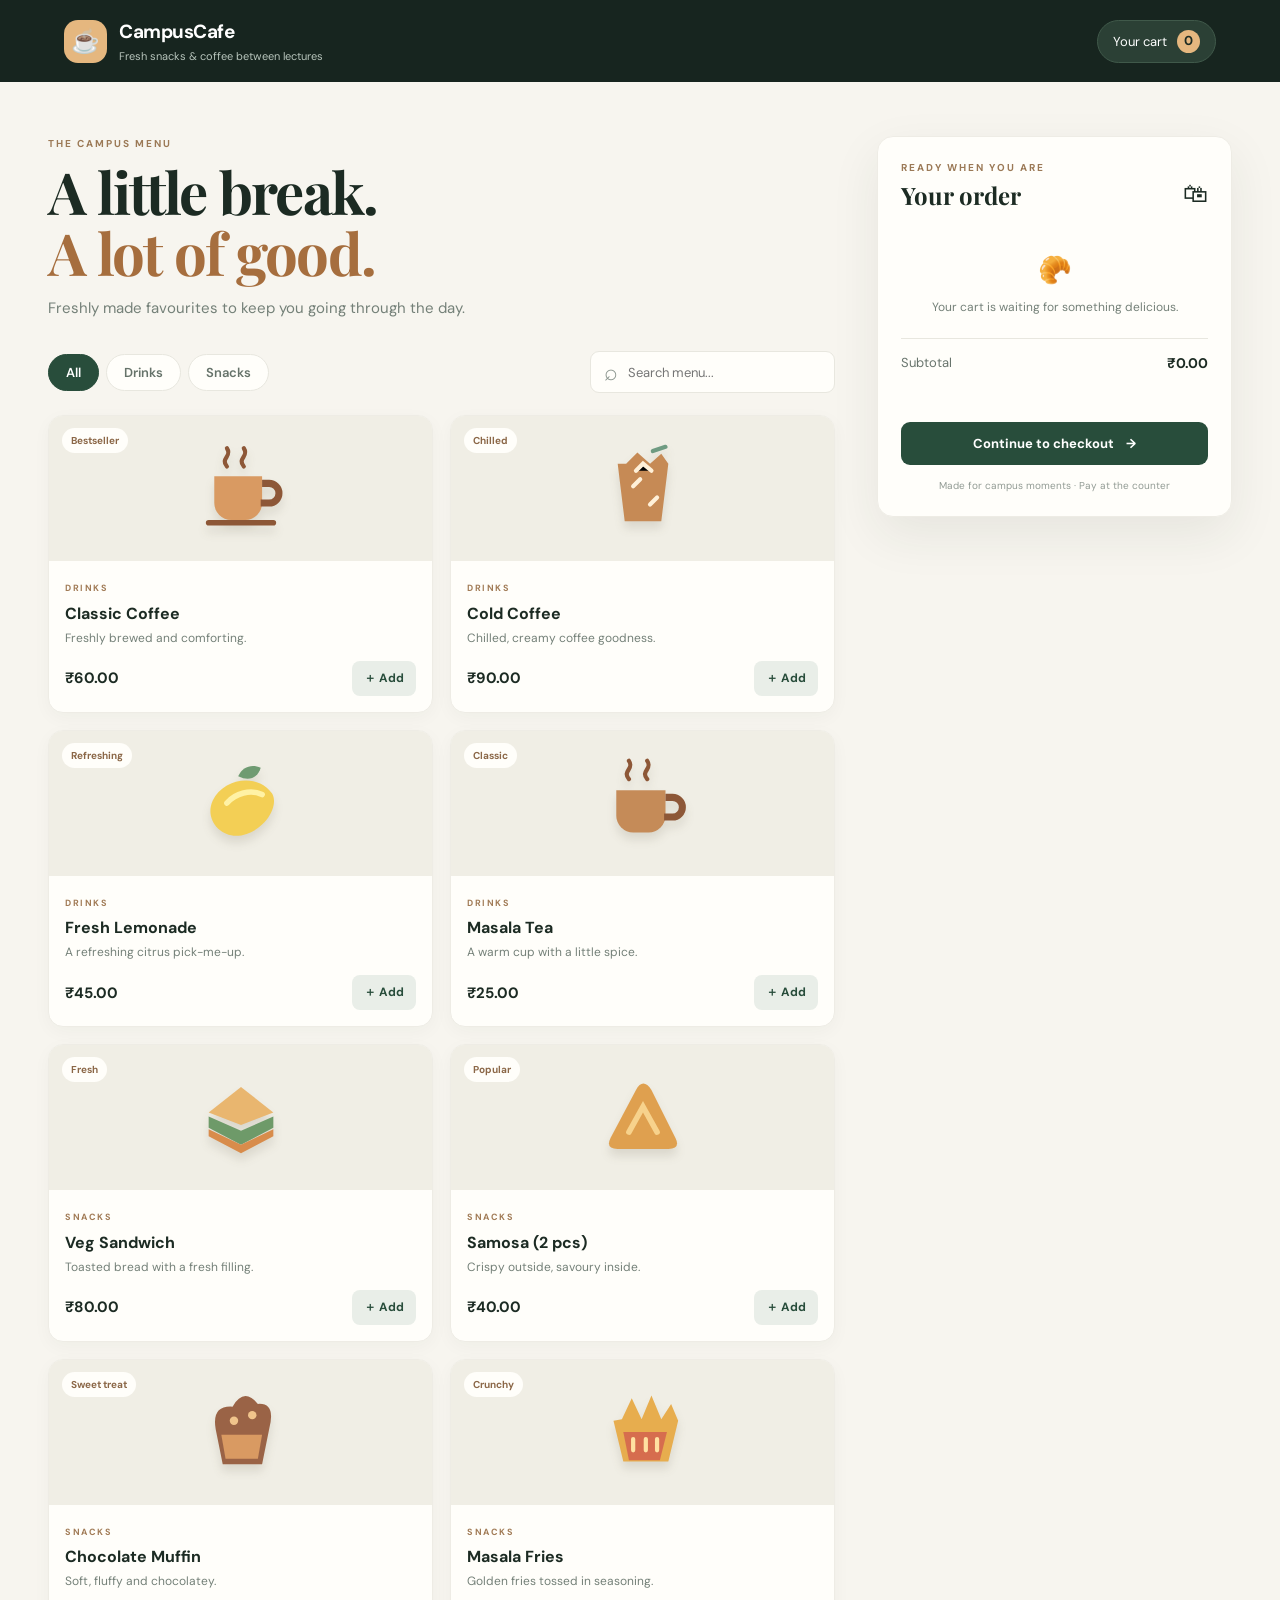
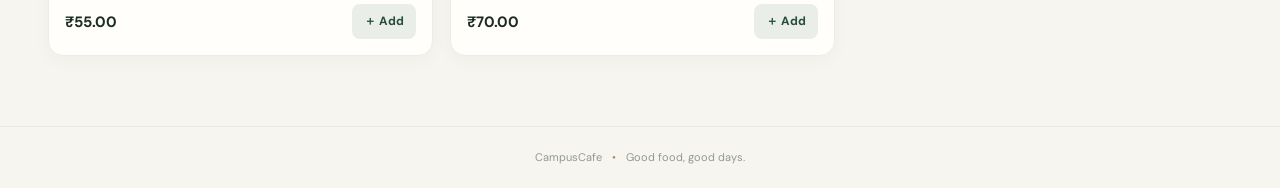
<file: 261FB04032/CampusCafe/index.html>
<!DOCTYPE html>
<html lang="en">
<head>
  <meta charset="UTF-8">
  <meta name="viewport" content="width=device-width, initial-scale=1.0">
  <meta name="theme-color" content="#17251f">
  <title>CampusCafe — Student Order Portal</title>
  <link rel="stylesheet" href="css/main.css">
  <script src="scripts/menuData.js" defer></script>
  <script src="scripts/app.js" defer></script>
</head>
<body>
  <header class="topbar">
    <a class="brand" href="index.html" aria-label="CampusCafe home">
      <span class="brand-mark" aria-hidden="true">☕</span>
      <span><strong>CampusCafe</strong><small>Fresh snacks &amp; coffee between lectures</small></span>
    </a>
    <div class="cart-pill" aria-live="polite">Your cart <span id="cart-count">0</span></div>
  </header>

  <main class="container">
    <section class="menu-section">
      <div class="intro">
        <p class="eyebrow">THE CAMPUS MENU</p>
        <h1>A little break.<br><span>A lot of good.</span></h1>
        <p>Freshly made favourites to keep you going through the day.</p>
      </div>
      <div class="controls">
        <div class="filter-group" role="group" aria-label="Filter menu">
          <button class="filter-btn active" type="button" data-category="all" aria-pressed="true">All</button>
          <button class="filter-btn" type="button" data-category="drinks" aria-pressed="false">Drinks</button>
          <button class="filter-btn" type="button" data-category="snacks" aria-pressed="false">Snacks</button>
        </div>
        <label class="search-wrap"><span class="sr-only">Search menu</span>
          <span aria-hidden="true">⌕</span><input type="search" id="search-input" placeholder="Search menu..." autocomplete="off">
        </label>
      </div>
      <div id="menu-grid" class="menu-grid" aria-live="polite"></div>
    </section>

    <aside class="cart-panel">
      <div class="cart-heading"><div><p class="eyebrow">READY WHEN YOU ARE</p><h2>Your order</h2></div><span class="cart-icon" aria-hidden="true">🛍</span></div>
      <ul id="cart-list" class="cart-list"></ul>
      <div id="cart-empty" class="cart-empty"><span>🥐</span><p>Your cart is waiting for something delicious.</p></div>
      <div class="summary-row"><span>Subtotal</span><strong id="cart-subtotal">₹0.00</strong></div>
      <p id="cart-msg" class="message error" role="alert"></p>
      <a id="checkout-btn" class="btn btn-primary checkout-link" href="pages/checkout.html">Continue to checkout <span aria-hidden="true">→</span></a>
      <p class="secure-note">Made for campus moments · Pay at the counter</p>
    </aside>
  </main>
  <footer class="footer">CampusCafe <span>•</span> Good food, good days.</footer>
</body>
</html>
</file>
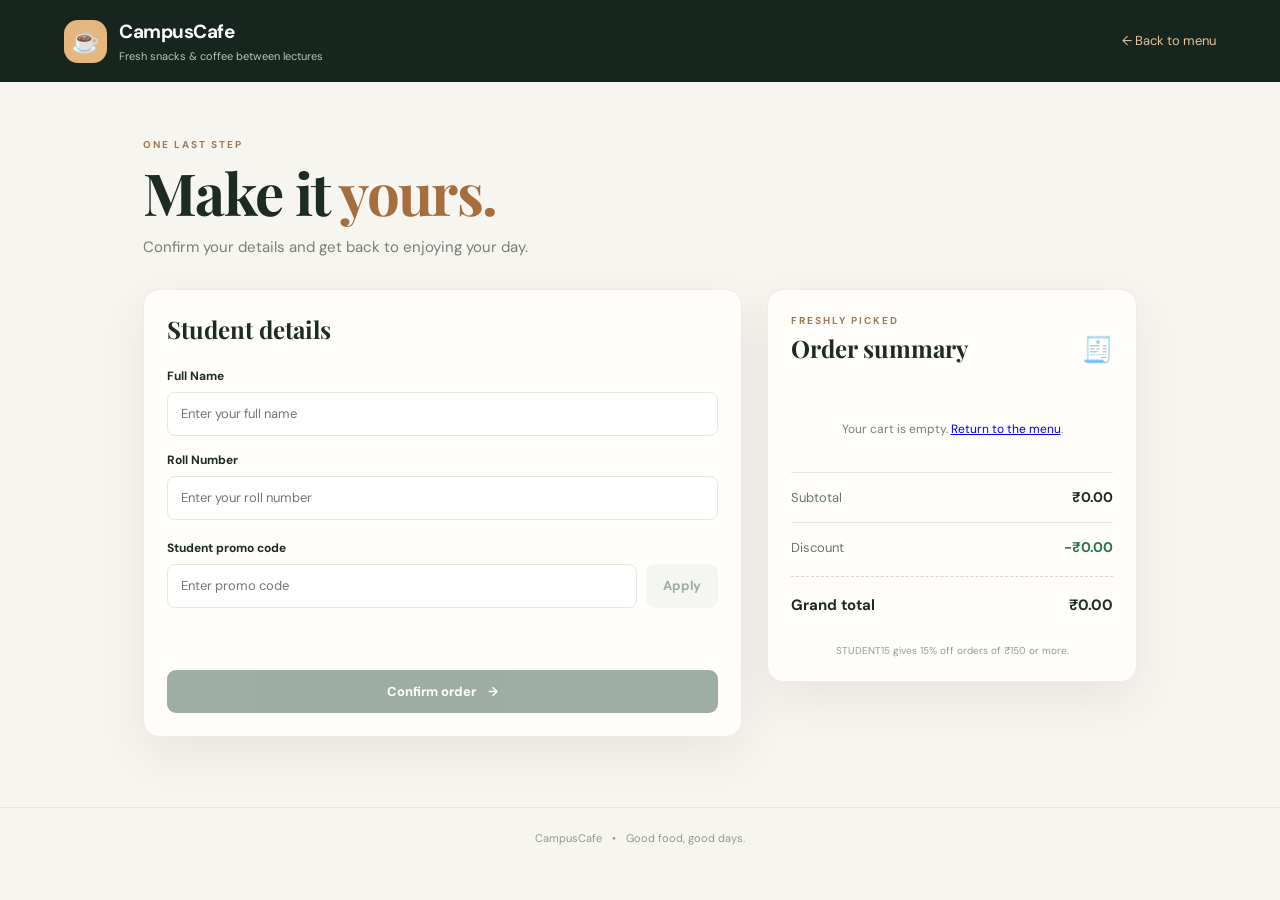
<file: 261FB04032/CampusCafe/pages/checkout.html>
<!DOCTYPE html>
<html lang="en">
<head>
  <meta charset="UTF-8">
  <meta name="viewport" content="width=device-width, initial-scale=1.0">
  <meta name="theme-color" content="#17251f">
  <title>Checkout — CampusCafe</title>
  <link rel="stylesheet" href="../css/main.css">
  <script src="../scripts/menuData.js" defer></script>
  <script src="../scripts/checkout.js" defer></script>
</head>
<body>
  <header class="topbar">
    <a class="brand" href="../index.html"><span class="brand-mark" aria-hidden="true">☕</span><span><strong>CampusCafe</strong><small>Fresh snacks &amp; coffee between lectures</small></span></a>
    <a class="back-link" href="../index.html">← Back to menu</a>
  </header>
  <main class="checkout-container">
    <section class="checkout-intro"><p class="eyebrow">ONE LAST STEP</p><h1>Make it <span>yours.</span></h1><p>Confirm your details and get back to enjoying your day.</p></section>
    <div class="checkout-layout">
      <section class="checkout-card">
        <h2>Student details</h2>
        <form id="order-form" novalidate>
          <label for="full-name">Full Name</label>
          <input id="full-name" name="fullName" type="text" placeholder="Enter your full name" autocomplete="name" required>
          <label for="roll-number">Roll Number</label>
          <input id="roll-number" name="rollNumber" type="text" placeholder="Enter your roll number" required>
          <div class="promo-block">
            <label for="promo-code">Student promo code</label>
            <div class="promo-entry"><input id="promo-code" type="text" placeholder="Enter promo code" autocomplete="off"><button id="apply-promo" class="btn btn-secondary" type="button">Apply</button></div>
            <p id="promo-message" class="message" role="status"></p>
          </div>
          <p id="form-message" class="message error" role="alert"></p>
          <button class="btn btn-primary confirm-btn" type="submit">Confirm order <span aria-hidden="true">→</span></button>
        </form>
        <div id="confirmation" class="confirmation" role="status" hidden></div>
      </section>
      <aside class="checkout-card order-card">
        <div class="cart-heading"><div><p class="eyebrow">FRESHLY PICKED</p><h2>Order summary</h2></div><span class="cart-icon" aria-hidden="true">🧾</span></div>
        <ul id="checkout-list" class="checkout-list"></ul>
        <p id="checkout-empty" class="cart-empty" hidden>Your cart is empty. <a href="../index.html">Return to the menu</a>.</p>
        <div class="summary-row"><span>Subtotal</span><strong id="checkout-subtotal">₹0.00</strong></div>
        <div class="summary-row discount-row"><span>Discount</span><strong id="discount-amount">−₹0.00</strong></div>
        <div class="summary-row grand-total"><span>Grand total</span><strong id="grand-total">₹0.00</strong></div>
        <p class="secure-note">STUDENT15 gives 15% off orders of ₹150 or more.</p>
      </aside>
    </div>
  </main>
  <footer class="footer">CampusCafe <span>•</span> Good food, good days.</footer>
</body>
</html>
</file>
<file: 261FB04032/CampusCafe/css/main.css>
@import url('https://fonts.googleapis.com/css2?family=DM+Sans:wght@400;500;600;700&family=Playfair+Display:wght@600;700&display=swap');
:root{--ink:#1c2b23;--muted:#748078;--green:#284d3b;--green-dark:#1d392b;--cream:#f7f5ef;--paper:#fffefa;--line:#e8e7df;--orange:#d88c4b;--red:#b7473d;--shadow:0 18px 50px rgba(32,48,38,.08)}
*{box-sizing:border-box}body{margin:0;background:var(--cream);color:var(--ink);font-family:'DM Sans',sans-serif;font-size:15px;line-height:1.5}.topbar{height:82px;padding:0 max(5vw,24px);display:flex;align-items:center;justify-content:space-between;background:#17251f;color:#fff}.brand{display:flex;gap:12px;align-items:center;color:inherit;text-decoration:none}.brand-mark{display:grid;place-items:center;width:43px;height:43px;border-radius:14px;background:#e5b77f;color:#25392c;font-size:23px}.brand strong{display:block;font-size:19px;letter-spacing:-.5px}.brand small{display:block;color:#b8c5bc;font-size:11px;margin-top:1px}.cart-pill{background:#2b4035;border:1px solid #40594a;padding:9px 15px;border-radius:30px;font-size:13px}.cart-pill span{display:inline-grid;place-items:center;min-width:23px;height:23px;margin-left:7px;border-radius:50%;background:#e5b77f;color:#1c2b23;font-weight:700}.container{max-width:1240px;margin:54px auto 70px;padding:0 28px;display:grid;grid-template-columns:minmax(0,1fr) 355px;gap:42px;align-items:start}.intro{margin-bottom:32px}.eyebrow{font-size:10px;font-weight:700;letter-spacing:2px;color:#9b7956;margin:0 0 10px}.intro h1,.checkout-intro h1{font:700 clamp(38px,5vw,58px)/1.06 'Playfair Display',serif;letter-spacing:-1.7px;margin:0 0 13px}.intro h1 span,.checkout-intro h1 span{color:#a66e3e}.intro>p:last-child,.checkout-intro>p:last-child{color:var(--muted);margin:0}.controls{display:flex;justify-content:space-between;align-items:center;gap:15px;margin-bottom:22px}.filter-group{display:flex;gap:7px}.filter-btn{border:1px solid var(--line);background:var(--paper);padding:9px 17px;border-radius:25px;color:#66736a;font:600 13px 'DM Sans',sans-serif;cursor:pointer;transition:.2s}.filter-btn.active,.filter-btn:hover{background:var(--green);border-color:var(--green);color:#fff}.search-wrap{height:42px;width:min(245px,45%);display:flex;align-items:center;gap:8px;padding:0 13px;background:var(--paper);border:1px solid var(--line);border-radius:9px;color:#8b958e}.search-wrap>span{font-size:23px;line-height:1}.search-wrap input{width:100%;border:0;outline:0;background:transparent;font:13px 'DM Sans',sans-serif;color:var(--ink)}.menu-grid{display:grid;grid-template-columns:repeat(2,minmax(0,1fr));gap:17px}.menu-card{overflow:hidden;background:var(--paper);border:1px solid #eeece5;border-radius:15px;box-shadow:0 5px 18px rgba(32,48,38,.035);transition:transform .2s,box-shadow .2s}.menu-card:hover{transform:translateY(-3px);box-shadow:var(--shadow)}.product-art{height:145px;position:relative;display:grid;place-items:center;background:#f0eee5}.product-art svg{width:90px;height:90px;filter:drop-shadow(0 7px 5px rgba(69,55,35,.12))}.tag{position:absolute;left:13px;top:12px;background:#fffefa;color:#8b6747;padding:5px 9px;border-radius:20px;font-size:10px;font-weight:700}.product-info{padding:14px 16px 16px}.category-label{font-size:9px;text-transform:uppercase;letter-spacing:1.5px;color:#a17b56;font-weight:700}.product-info h3{font-size:16px;margin:4px 0 3px}.product-info p{font-size:12px;color:var(--muted);margin:0;min-height:18px}.product-bottom{display:flex;align-items:center;justify-content:space-between;margin-top:14px}.product-bottom strong{font-size:15px}.add-btn{border:0;border-radius:8px;background:#e9eee8;color:var(--green);font:700 12px 'DM Sans',sans-serif;padding:9px 12px;cursor:pointer}.add-btn:hover{background:var(--green);color:#fff}.cart-panel,.checkout-card{background:var(--paper);border:1px solid #eeece5;border-radius:16px;padding:23px;box-shadow:var(--shadow)}.cart-panel{position:sticky;top:22px}.cart-heading{display:flex;justify-content:space-between;align-items:center}.cart-heading h2,.checkout-card h2{font:700 24px 'Playfair Display',serif;margin:0 0 17px}.cart-heading .eyebrow{margin-bottom:4px}.cart-icon{font-size:25px}.cart-list,.checkout-list{list-style:none;margin:0;padding:0}.cart-item{display:grid;grid-template-columns:minmax(0,1fr) auto;gap:8px;padding:13px 0;border-bottom:1px solid var(--line)}.cart-item-copy strong{display:block;font-size:13px}.cart-item-copy small,.checkout-line small{display:block;color:var(--muted);font-size:11px;margin-top:3px}.quantity-control{display:flex;align-items:center;gap:9px;grid-column:2;grid-row:1}.quantity-control button{width:24px;height:24px;border:1px solid var(--line);border-radius:7px;background:#fff;color:var(--green);font-size:16px;cursor:pointer}.quantity-control span{font-size:12px;font-weight:700;min-width:10px;text-align:center}.line-total{grid-column:1;grid-row:2;font-size:12px}.cart-empty{padding:22px 5px;text-align:center;color:var(--muted);font-size:12px}.cart-empty span{font-size:27px}.cart-empty p{margin:7px 0 0}.summary-row{display:flex;align-items:center;justify-content:space-between;padding:14px 0;border-top:1px solid var(--line);font-size:13px;color:#68746c}.summary-row strong{color:var(--ink);font-size:14px}.summary-total{margin-top:8px}.message{min-height:18px;margin:8px 0;font-size:12px}.error{color:var(--red)}.success{color:#28734a}.btn{display:flex;justify-content:center;align-items:center;gap:12px;width:100%;padding:13px 17px;border:0;border-radius:9px;text-decoration:none;font:700 13px 'DM Sans',sans-serif;cursor:pointer;transition:.2s}.btn-primary{background:var(--green);color:#fff}.btn-primary:hover{background:var(--green-dark)}.btn:disabled{opacity:.45;cursor:not-allowed}.secure-note{text-align:center;color:#929b94;font-size:10px;margin:13px 0 0}.footer{text-align:center;color:#909990;font-size:11px;padding:22px;border-top:1px solid #e9e7df}.footer span{padding:0 7px;color:#b58a5d}.no-results{grid-column:1/-1;padding:40px;text-align:center;color:var(--muted)}.sr-only{position:absolute;width:1px;height:1px;padding:0;margin:-1px;overflow:hidden;clip:rect(0,0,0,0);white-space:nowrap;border:0}.checkout-container{max-width:1050px;margin:55px auto 70px;padding:0 28px}.checkout-intro{margin-bottom:30px}.checkout-layout{display:grid;grid-template-columns:minmax(0,1fr) 370px;gap:25px;align-items:start}.checkout-card h2{margin-bottom:22px}.checkout-card label{display:block;font-size:12px;font-weight:700;margin:15px 0 7px}.checkout-card input{width:100%;height:44px;padding:0 13px;border:1px solid var(--line);border-radius:8px;background:#fff;font:13px 'DM Sans',sans-serif;outline:none}.checkout-card input:focus{border-color:#73917d;box-shadow:0 0 0 3px #e9f0e9}.promo-block{margin-top:19px}.promo-entry{display:flex;gap:9px}.promo-entry input{flex:1;min-width:0}.btn-secondary{width:auto;background:#e9eee8;color:var(--green);white-space:nowrap}.btn-secondary:hover{background:#dce7dc}.confirm-btn{margin-top:10px}.checkout-line{display:flex;justify-content:space-between;gap:12px;padding:12px 0;border-bottom:1px solid var(--line);font-size:12px}.checkout-line>strong{white-space:nowrap}.discount-row strong{color:#28734a}.grand-total{border-top:1px dashed #d8d8ce;margin-top:4px;padding-top:17px}.grand-total span,.grand-total strong{font-size:15px;font-weight:700;color:var(--ink)}.back-link{color:#e5c49e;text-decoration:none;font-size:13px}.back-link:hover{color:#fff}.confirmation{text-align:center;padding:18px 5px}.confirmation-icon{display:grid;place-items:center;width:55px;height:55px;margin:0 auto 15px;border-radius:50%;background:#e5f0e6;color:#28734a;font-size:27px}.confirmation h2{margin-bottom:8px}.confirmation p{color:var(--muted);font-size:13px}.confirmation .order-id{padding:10px;background:#f4f3ec;border-radius:8px;color:var(--ink)}.confirmation .btn{margin-top:20px}.confirmation [strong]{color:var(--ink)}[hidden]{display:none!important}
@media(max-width:900px){.container{grid-template-columns:minmax(0,1fr) 310px;gap:22px}.cart-panel{padding:19px}.checkout-layout{grid-template-columns:minmax(0,1fr) 330px}}@media(max-width:700px){.topbar{height:72px;padding:0 18px}.brand small{font-size:10px}.container{display:flex;flex-direction:column;margin:34px auto 45px;padding:0 17px;gap:25px}.menu-section,.cart-panel{width:100%}.cart-panel{position:static}.intro h1,.checkout-intro h1{font-size:43px}.controls{align-items:stretch;flex-direction:column}.search-wrap{width:100%}.menu-grid{gap:12px}.product-art{height:120px}.product-info{padding:12px}.product-info h3{font-size:14px}.product-info p{font-size:11px}.checkout-container{margin:35px auto 45px;padding:0 17px}.checkout-layout{grid-template-columns:1fr}.checkout-card{padding:20px}.back-link{font-size:11px}}@media(max-width:380px){.menu-grid{grid-template-columns:1fr}.product-art{height:140px}.cart-pill{font-size:11px;padding:7px 10px}}
</file>
